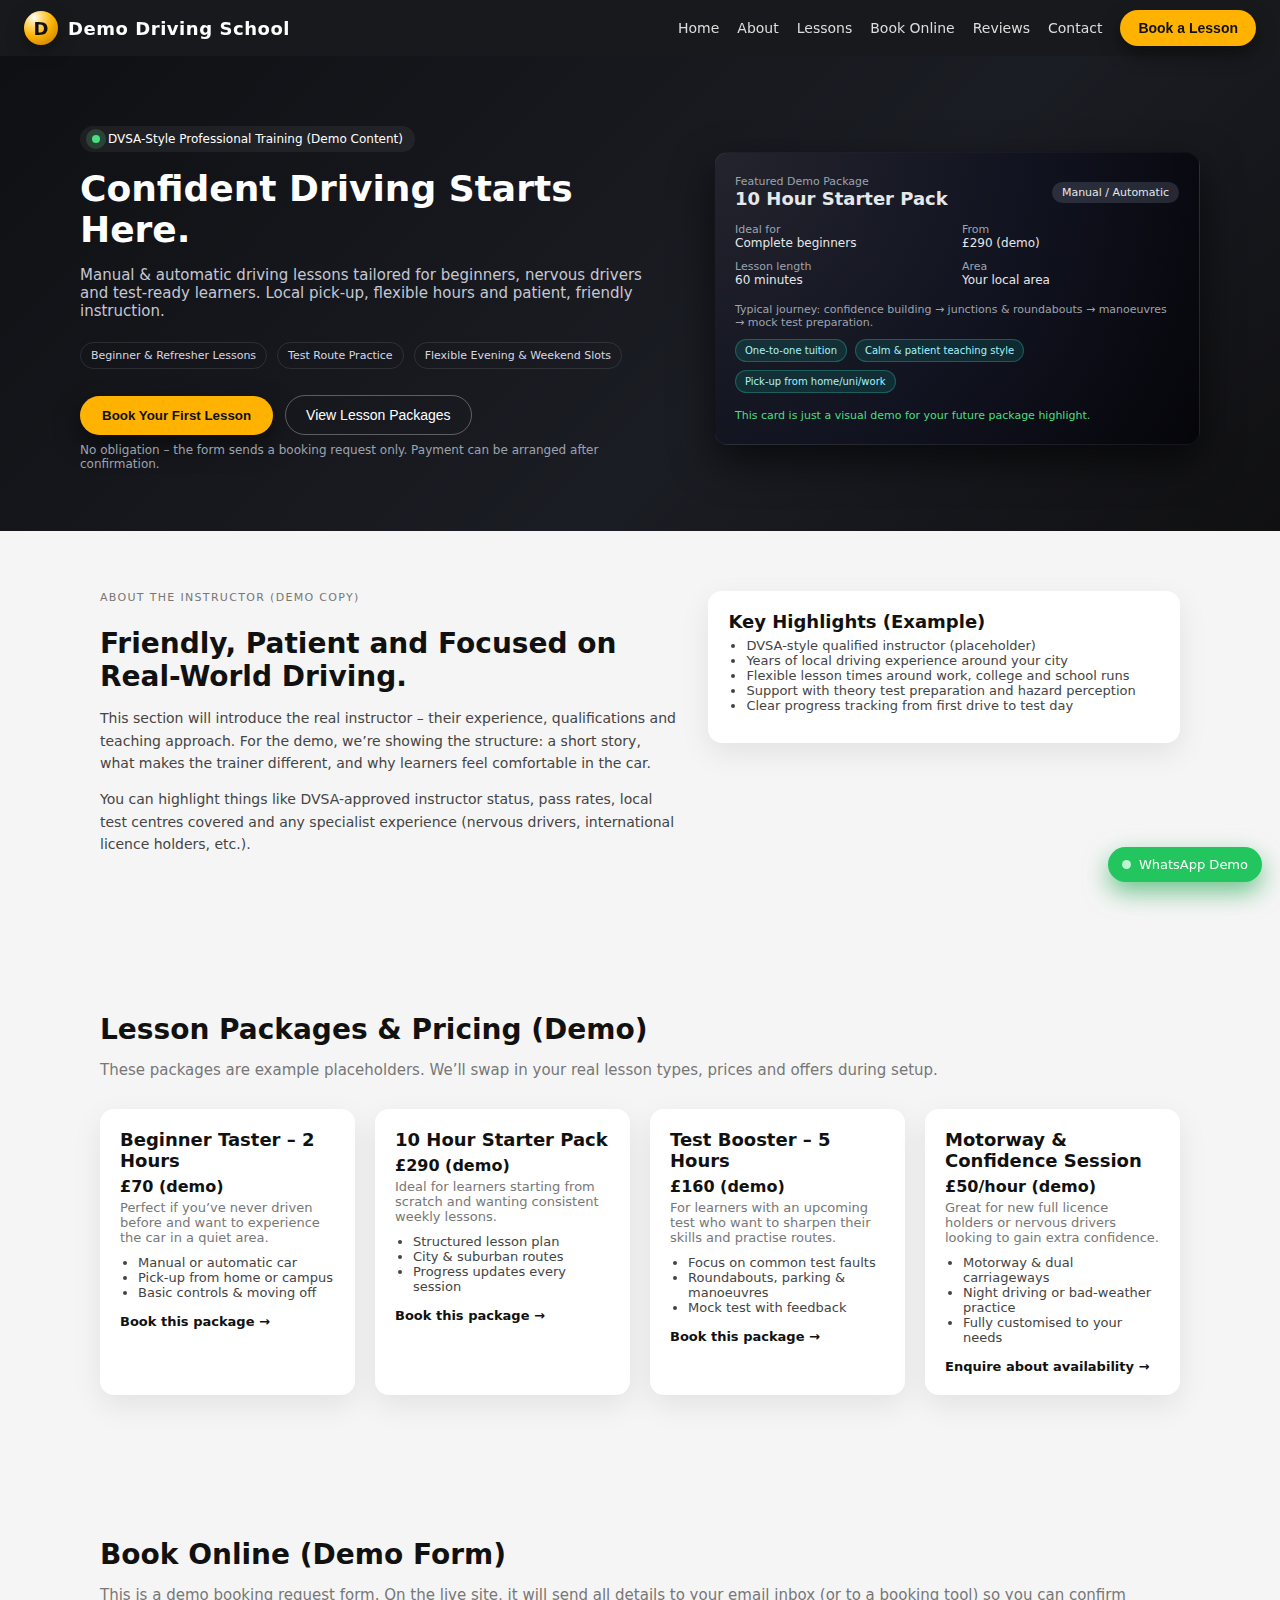
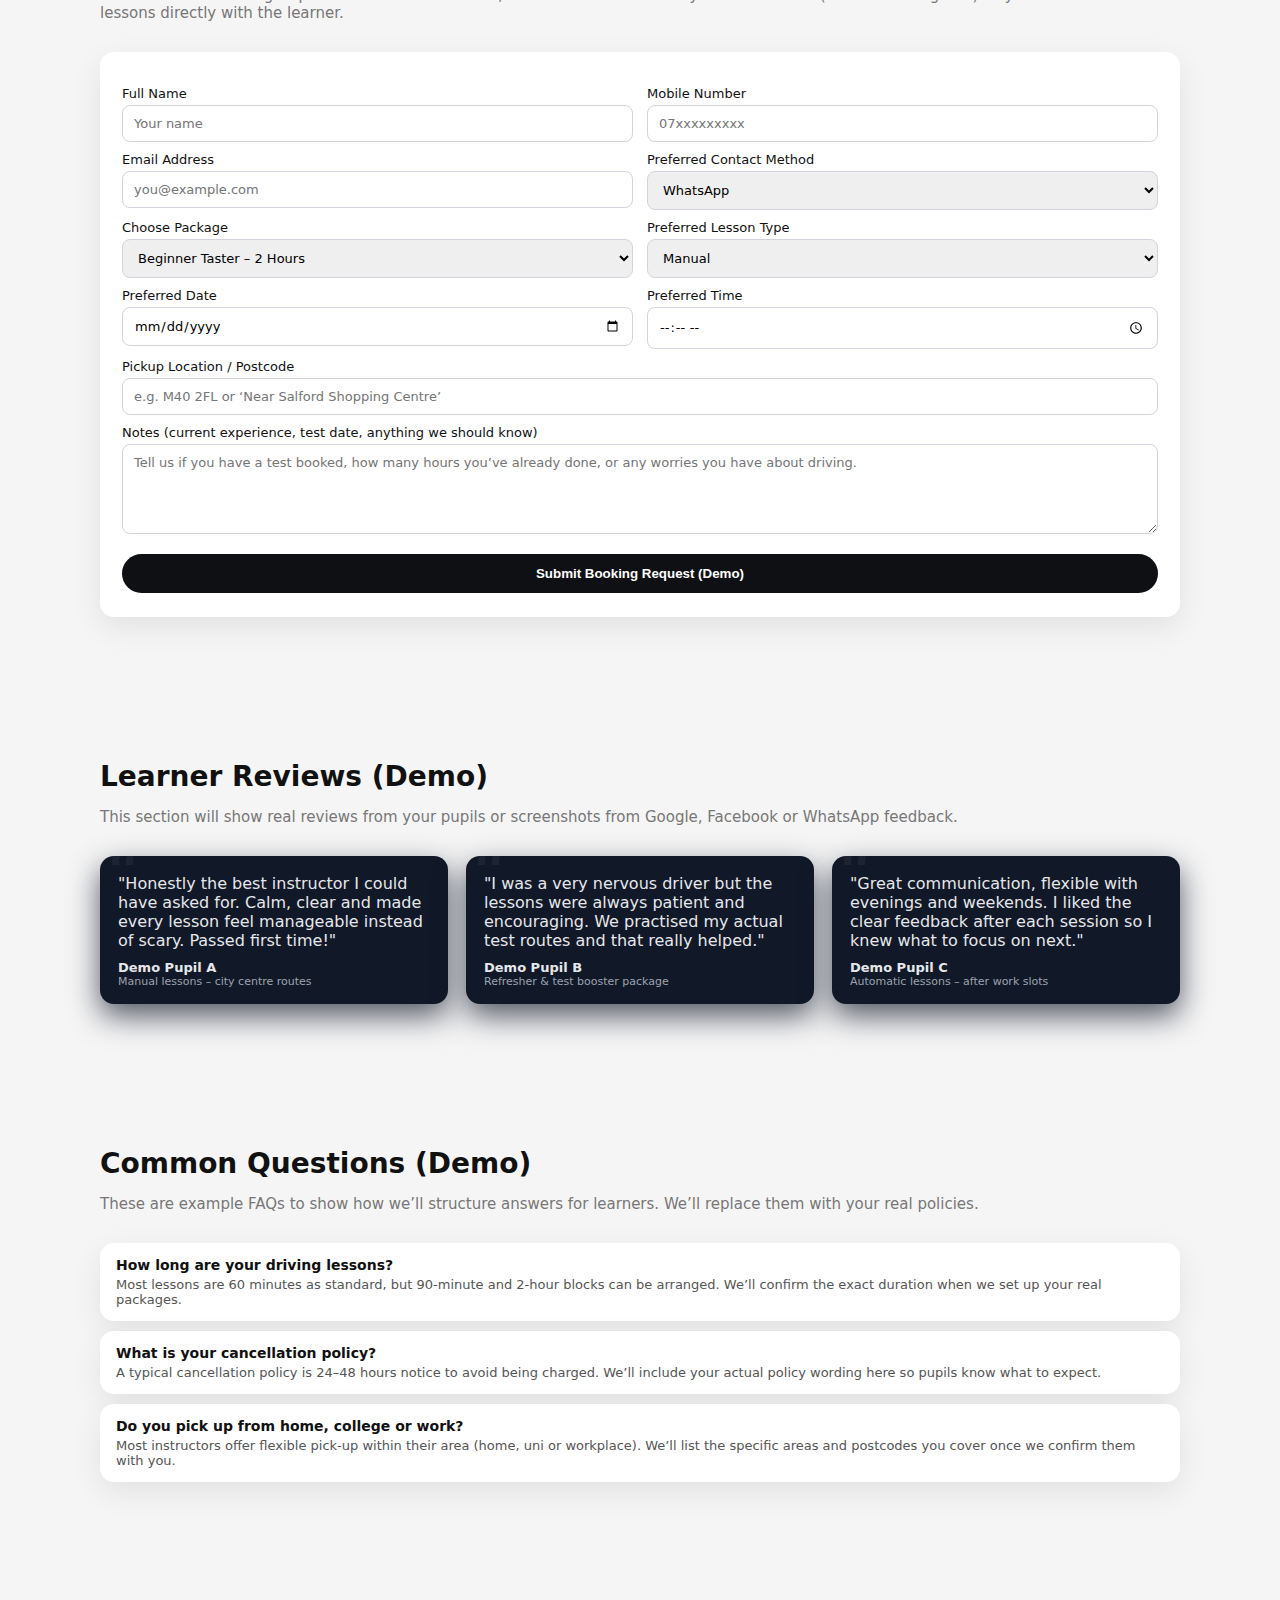
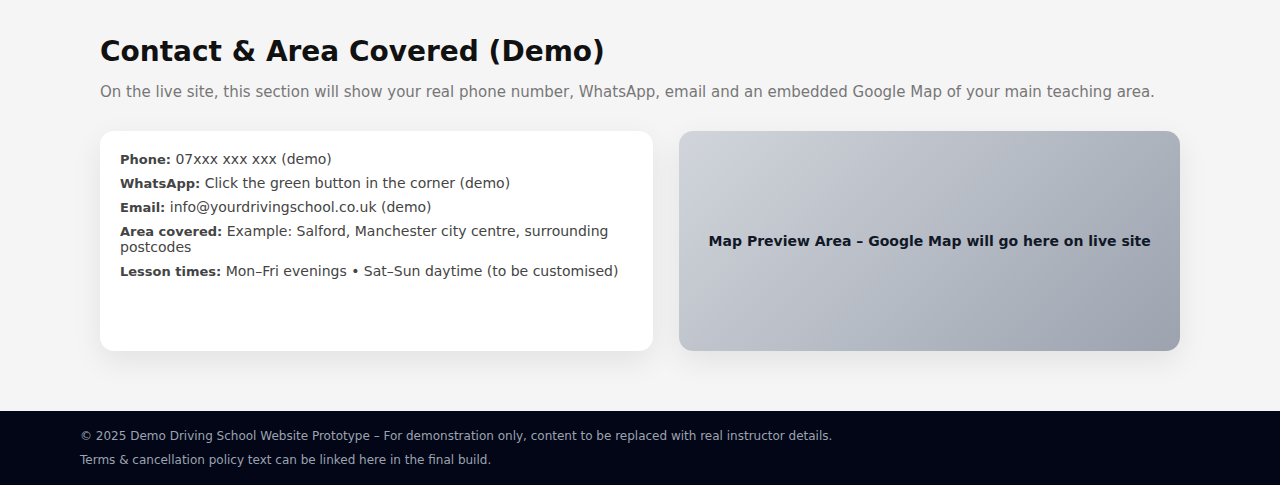
<file: index.html>
<!DOCTYPE html>
<html lang="en">
<head>
  <meta charset="UTF-8" />
  <meta name="viewport" content="width=device-width, initial-scale=1.0" />
  <title>Driving School – Demo Prototype</title>
  <style>
    :root {
      --bg: #f5f5f5;
      --bg-dark: #0f1013;
      --accent: #ffb300;
      --text: #111111;
      --muted: #777777;
      --card: #ffffff;
      --radius: 14px;
      --shadow: 0 10px 30px rgba(0,0,0,0.08);
    }

    * { box-sizing: border-box; }
    body {
      margin:0;
      font-family: system-ui, -apple-system, BlinkMacSystemFont, "Segoe UI", sans-serif;
      background:var(--bg);
      color:var(--text);
    }

    /* NAVBAR */
    .nav {
      position: sticky;
      top: 0;
      z-index: 100;
      backdrop-filter: blur(16px);
      background: rgba(15,16,19,0.96);
      color: #fff;
      display:flex;
      align-items:center;
      justify-content:space-between;
      padding:10px 24px;
    }
    .nav-left { display:flex; align-items:center; gap:10px; }
    .logo-mark {
      width:34px; height:34px; border-radius:50%;
      background: radial-gradient(circle at 30% 20%, #fff 0, #ffdd80 20%, #ffb300 50%, #b77400 100%);
      display:flex; align-items:center; justify-content:center;
      font-weight:700; font-size:18px; color:#111;
      box-shadow:0 6px 18px rgba(0,0,0,0.35);
    }
    .nav-title { font-weight:600; letter-spacing:0.03em; font-size:18px; }

    .nav-links {
      display:flex;
      align-items:center;
    }
    .nav-links a {
      color:#ddd;
      text-decoration:none;
      margin-left:18px;
      font-size:14px;
    }
    .nav-links a:hover { color:var(--accent); }
    .nav-cta {
      background:var(--accent);
      color:#111;
      border:none;
      padding:10px 18px;
      border-radius:999px;
      font-size:14px;
      font-weight:600;
      cursor:pointer;
      box-shadow:0 8px 20px rgba(0,0,0,0.45);
      margin-left:18px;
      white-space:nowrap;
    }

    /* mobile nav toggle */
    .nav-toggle {
      display:none;
      width:32px;
      height:32px;
      border-radius:999px;
      border:1px solid rgba(255,255,255,0.4);
      background:transparent;
      padding:0;
      margin-left:12px;
      cursor:pointer;
      align-items:center;
      justify-content:center;
    }
    .nav-toggle-lines {
      width:18px;
      height:2px;
      background:#fff;
      position:relative;
    }
    .nav-toggle-lines::before,
    .nav-toggle-lines::after {
      content:"";
      position:absolute;
      left:0;
      width:18px;
      height:2px;
      background:#fff;
    }
    .nav-toggle-lines::before { top:-5px; }
    .nav-toggle-lines::after { top:5px; }

    /* GENERAL LAYOUT */
    .section { padding:60px 20px; max-width:1120px; margin:auto; }
    .section h2 { font-size:28px; margin-bottom:10px; }
    .section-sub { color:var(--muted); margin-bottom:30px; font-size:15px; }

    /* HERO */
    .hero {
      background:linear-gradient(135deg, #0f1013 0%, #1b1d24 60%, #101012 100%);
      color:#fff;
      padding:70px 20px 60px;
    }
    .hero-inner {
      max-width:1120px;
      margin:auto;
      display:grid;
      grid-template-columns:minmax(0,1.1fr) minmax(0,0.9fr);
      gap:40px;
      align-items:center;
    }
    @media (max-width: 820px) {
      .hero-inner { grid-template-columns:1fr; }
    }
    .hero-tag {
      display:inline-flex;
      align-items:center;
      gap:8px;
      background:rgba(255,255,255,0.06);
      padding:6px 12px;
      border-radius:999px;
      font-size:12px;
      margin-bottom:16px;
    }
    .hero-tag-dot {
      width:8px; height:8px; border-radius:50%;
      background:#4ade80;
      box-shadow:0 0 0 6px rgba(74,222,128,0.2);
    }
    .hero h1 { font-size:36px; margin:0 0 16px; }
    .hero-lead { color:#c5c7d3; font-size:15px; margin-bottom:22px; }
    .hero-badges { display:flex; flex-wrap:wrap; gap:10px; margin-bottom:26px; }
    .badge {
      font-size:11px;
      padding:6px 10px;
      border-radius:999px;
      border:1px solid rgba(255,255,255,0.1);
      color:#d6d8e3;
    }
    .hero-cta-row {
      display:flex;
      flex-wrap:wrap;
      gap:12px;
      align-items:center;
    }
    .hero-primary {
      background:var(--accent);
      color:#111;
      padding:12px 22px;
      border-radius:999px;
      border:none;
      cursor:pointer;
      font-weight:600;
      box-shadow:0 10px 24px rgba(0,0,0,0.5);
    }
    .hero-secondary {
      background:transparent;
      border:1px solid rgba(255,255,255,0.3);
      color:#fff;
      padding:11px 20px;
      border-radius:999px;
      cursor:pointer;
      font-size:14px;
    }
    .hero-meta { font-size:12px; color:#9ca3af; margin-top:8px; }

    .hero-card {
      background:radial-gradient(circle at top left, #23242d 0, #111320 55%, #050509 100%);
      border-radius:var(--radius);
      padding:22px 20px;
      box-shadow:0 16px 40px rgba(0,0,0,0.6);
      border:1px solid rgba(255,255,255,0.05);
      color:#e5e7eb;
    }
    .hero-card-header {
      display:flex;
      justify-content:space-between;
      align-items:center;
      margin-bottom:14px;
      gap:8px;
    }
    .hero-car-tag {
      font-size:11px;
      padding:4px 10px;
      border-radius:999px;
      background:rgba(148,163,184,0.2);
      white-space:nowrap;
    }
    .hero-price { font-weight:700; font-size:18px; }
    .hero-grid {
      display:grid;
      grid-template-columns:repeat(2, minmax(0,1fr));
      gap:10px;
      font-size:12px;
      margin-bottom:16px;
    }
    .hero-label { color:#9ca3af; font-size:11px; }
    .hero-val { font-weight:500; }
    .hero-timeline { font-size:11px; color:#9ca3af; margin-bottom:10px; }
    .hero-pill-row { display:flex; flex-wrap:wrap; gap:8px; margin-bottom:16px; }
    .hero-pill {
      font-size:10px;
      padding:5px 9px;
      border-radius:999px;
      background:rgba(15,118,110,0.25);
      border:1px solid rgba(45,212,191,0.3);
      color:#a5f3fc;
    }
    .hero-indicator { font-size:11px; color:#4ade80; }

    /* SERVICES / PACKAGES */
    .cards-grid {
      display:grid;
      grid-template-columns:repeat(auto-fit, minmax(240px,1fr));
      gap:20px;
    }
    .card {
      background:var(--card);
      border-radius:var(--radius);
      padding:20px;
      box-shadow:var(--shadow);
    }
    .card h3 { margin:0 0 6px; font-size:18px; }
    .card-price { font-weight:700; margin-bottom:4px; }
    .card-meta { font-size:13px; color:var(--muted); margin-bottom:10px; }
    .card ul {
      padding-left:18px;
      margin:0 0 10px;
      font-size:13px;
      color:#444;
    }
    .card-cta {
      display:inline-block;
      margin-top:4px;
      font-size:13px;
      color:#111;
      font-weight:600;
      text-decoration:none;
    }

    /* ABOUT */
    .split {
      display:grid;
      grid-template-columns:minmax(0,1.1fr) minmax(0,0.9fr);
      gap:32px;
      align-items:flex-start;
    }
    @media (max-width: 880px) {
      .split { grid-template-columns:1fr; }
    }
    .about-tag {
      font-size:11px;
      text-transform:uppercase;
      color:var(--muted);
      letter-spacing:0.12em;
      margin-bottom:6px;
    }
    .about-p { font-size:14px; color:#444; line-height:1.6; }
    .about-list { font-size:14px; color:#444; padding-left:18px; }

    /* BOOKING FORM */
    .booking-box {
      background:var(--card);
      border-radius:var(--radius);
      padding:24px 22px;
      box-shadow:var(--shadow);
    }
    .form-row {
      display:grid;
      grid-template-columns:repeat(auto-fit,minmax(200px,1fr));
      gap:14px;
    }
    label {
      font-size:13px;
      font-weight:500;
      display:block;
      margin-top:10px;
    }
    input, select, textarea {
      width:100%;
      padding:10px 11px;
      margin-top:4px;
      border-radius:8px;
      border:1px solid #d1d5db;
      font-size:13px;
      font-family:inherit;
    }
    textarea { min-height:90px; resize:vertical; }
    .btn-primary {
      margin-top:16px;
      background:var(--bg-dark);
      color:#fff;
      padding:12px 20px;
      border-radius:999px;
      border:none;
      cursor:pointer;
      font-weight:600;
      width:100%;
    }

    /* TESTIMONIALS */
    .quote-grid {
      display:grid;
      grid-template-columns:repeat(auto-fit,minmax(260px,1fr));
      gap:18px;
    }
    .quote {
      background:#111827;
      color:#e5e7eb;
      border-radius:var(--radius);
      padding:18px 18px 16px;
      box-shadow:0 12px 30px rgba(15,23,42,0.7);
      position:relative;
      overflow:hidden;
    }
    .quote::before {
      content:"\201C";
      position:absolute;
      font-size:70px;
      color:rgba(55,65,81,0.3);
      top:-22px;
      left:6px;
    }
    .quote-name { margin-top:10px; font-size:13px; font-weight:600; }
    .quote-meta { font-size:11px; color:#9ca3af; }

    /* FAQ */
    .faq-item {
      background:var(--card);
      border-radius:var(--radius);
      padding:14px 16px;
      box-shadow:var(--shadow);
      margin-bottom:10px;
    }
    .faq-q { font-size:14px; font-weight:600; margin-bottom:4px; }
    .faq-a { font-size:13px; color:#555; }

    /* CONTACT */
    .contact-grid {
      display:grid;
      grid-template-columns:minmax(0,1.05fr) minmax(0,0.95fr);
      gap:26px;
    }
    @media (max-width: 860px) {
      .contact-grid { grid-template-columns:1fr; }
    }
    .contact-card {
      background:var(--card);
      border-radius:var(--radius);
      padding:20px;
      box-shadow:var(--shadow);
      font-size:14px;
      color:#444;
    }
    .contact-row { margin-bottom:8px; }
    .contact-label { font-weight:600; font-size:13px; }
    .map-placeholder {
      border-radius:var(--radius);
      background:linear-gradient(135deg,#d1d5db,#9ca3af);
      height:220px;
      display:flex;
      align-items:center;
      justify-content:center;
      color:#111827;
      font-size:14px;
      font-weight:600;
      box-shadow:var(--shadow);
    }

    /* FOOTER */
    footer {
      background:#020617;
      color:#9ca3af;
      padding:18px 20px;
      font-size:12px;
    }
    .footer-inner {
      max-width:1120px;
      margin:auto;
      display:flex;
      flex-wrap:wrap;
      justify-content:space-between;
      align-items:center;
      gap:10px;
    }

    /* WHATSAPP FLOAT */
    .wa-float {
      position:fixed;
      right:18px;
      bottom:18px;
      z-index:60;
    }
    .wa-btn {
      background:#22c55e;
      color:#fff;
      border-radius:999px;
      padding:10px 14px;
      display:flex;
      align-items:center;
      gap:8px;
      font-size:13px;
      text-decoration:none;
      box-shadow:0 10px 24px rgba(22,163,74,0.6);
    }
    .wa-dot {
      width:9px;
      height:9px;
      border-radius:50%;
      background:#bbf7d0;
    }

    /* MOBILE TWEAKS */
    @media (max-width: 768px) {
      .nav {
        padding:8px 14px;
      }
      .nav-title {
        font-size:16px;
      }
      .nav-links {
        position:fixed;
        top:56px;
        right:0;
        left:0;
        background:#0f1013;
        padding:10px 18px 16px;
        flex-direction:column;
        gap:8px;
        display:none;
      }
      .nav-links a {
        margin-left:0;
        padding:6px 0;
        font-size:15px;
      }
      .nav-cta {
        width:100%;
        text-align:center;
        margin-left:0;
        margin-top:4px;
      }
      .nav-links.open {
        display:flex;
      }
      .nav-toggle {
        display:flex;
      }
      .hero {
        padding:56px 16px 40px;
      }
      .hero h1 {
        font-size:28px;
      }
      .section {
        padding:40px 16px;
      }
      .hero-card {
        margin-top:10px;
      }
      .wa-float {
        right:12px;
        bottom:12px;
      }
    }
  </style>
</head>
<body>

  <!-- NAVBAR -->
  <nav class="nav">
    <div class="nav-left">
      <div class="logo-mark">D</div>
      <div class="nav-title">Demo Driving School</div>
    </div>
    <div style="display:flex; align-items:center; gap:8px;">
      <div class="nav-links" id="navLinks">
        <a href="#home">Home</a>
        <a href="#about">About</a>
        <a href="#packages">Lessons</a>
        <a href="#booking">Book Online</a>
        <a href="#testimonials">Reviews</a>
        <a href="#contact">Contact</a>
        <button class="nav-cta" onclick="document.getElementById('booking').scrollIntoView({behavior:'smooth'});">Book a Lesson</button>
      </div>
      <button class="nav-toggle" id="navToggle" aria-label="Toggle navigation">
        <div class="nav-toggle-lines"></div>
      </button>
    </div>
  </nav>

  <!-- HERO / HOME -->
  <header id="home" class="hero">
    <div class="hero-inner">
      <div>
        <div class="hero-tag"><span class="hero-tag-dot"></span> DVSA-Style Professional Training (Demo Content)</div>
        <h1>Confident Driving Starts Here.</h1>
        <p class="hero-lead">Manual & automatic driving lessons tailored for beginners, nervous drivers and test-ready learners. Local pick-up, flexible hours and patient, friendly instruction.</p>
        <div class="hero-badges">
          <div class="badge">Beginner & Refresher Lessons</div>
          <div class="badge">Test Route Practice</div>
          <div class="badge">Flexible Evening & Weekend Slots</div>
        </div>
        <div class="hero-cta-row">
          <button class="hero-primary" onclick="document.getElementById('booking').scrollIntoView({behavior:'smooth'});">Book Your First Lesson</button>
          <button class="hero-secondary" onclick="document.getElementById('packages').scrollIntoView({behavior:'smooth'});">View Lesson Packages</button>
        </div>
        <div class="hero-meta">No obligation – the form sends a booking request only. Payment can be arranged after confirmation.</div>
      </div>

      <aside class="hero-card">
        <div class="hero-card-header">
          <div>
            <div class="hero-label">Featured Demo Package</div>
            <div class="hero-price">10 Hour Starter Pack</div>
          </div>
          <div class="hero-car-tag">Manual / Automatic</div>
        </div>
        <div class="hero-grid">
          <div>
            <div class="hero-label">Ideal for</div>
            <div class="hero-val">Complete beginners</div>
          </div>
          <div>
            <div class="hero-label">From</div>
            <div class="hero-val">£290 (demo)</div>
          </div>
          <div>
            <div class="hero-label">Lesson length</div>
            <div class="hero-val">60 minutes</div>
          </div>
          <div>
            <div class="hero-label">Area</div>
            <div class="hero-val">Your local area</div>
          </div>
        </div>
        <div class="hero-timeline">Typical journey: confidence building → junctions & roundabouts → manoeuvres → mock test preparation.</div>
        <div class="hero-pill-row">
          <div class="hero-pill">One-to-one tuition</div>
          <div class="hero-pill">Calm & patient teaching style</div>
          <div class="hero-pill">Pick-up from home/uni/work</div>
        </div>
        <div class="hero-indicator">This card is just a visual demo for your future package highlight.</div>
      </aside>
    </div>
  </header>

  <!-- ABOUT PAGE (DEMO) -->
  <section id="about" class="section">
    <div class="split">
      <div>
        <div class="about-tag">About the Instructor (Demo Copy)</div>
        <h2>Friendly, Patient and Focused on Real-World Driving.</h2>
        <p class="about-p">This section will introduce the real instructor – their experience, qualifications and teaching approach. For the demo, we’re showing the structure: a short story, what makes the trainer different, and why learners feel comfortable in the car.</p>
        <p class="about-p">You can highlight things like DVSA-approved instructor status, pass rates, local test centres covered and any specialist experience (nervous drivers, international licence holders, etc.).</p>
      </div>
      <div class="card">
        <h3>Key Highlights (Example)</h3>
        <ul class="about-list">
          <li>DVSA-style qualified instructor (placeholder)</li>
          <li>Years of local driving experience around your city</li>
          <li>Flexible lesson times around work, college and school runs</li>
          <li>Support with theory test preparation and hazard perception</li>
          <li>Clear progress tracking from first drive to test day</li>
        </ul>
      </div>
    </div>
  </section>

  <!-- PACKAGES / SERVICES PAGE (DEMO) -->
  <section id="packages" class="section">
    <h2>Lesson Packages & Pricing (Demo)</h2>
    <p class="section-sub">These packages are example placeholders. We’ll swap in your real lesson types, prices and offers during setup.</p>
    <div class="cards-grid">
      <div class="card">
        <h3>Beginner Taster – 2 Hours</h3>
        <div class="card-price">£70 (demo)</div>
        <div class="card-meta">Perfect if you’ve never driven before and want to experience the car in a quiet area.</div>
        <ul>
          <li>Manual or automatic car</li>
          <li>Pick-up from home or campus</li>
          <li>Basic controls & moving off</li>
        </ul>
        <a href="#booking" class="card-cta">Book this package →</a>
      </div>
      <div class="card">
        <h3>10 Hour Starter Pack</h3>
        <div class="card-price">£290 (demo)</div>
        <div class="card-meta">Ideal for learners starting from scratch and wanting consistent weekly lessons.</div>
        <ul>
          <li>Structured lesson plan</li>
          <li>City & suburban routes</li>
          <li>Progress updates every session</li>
        </ul>
        <a href="#booking" class="card-cta">Book this package →</a>
      </div>
      <div class="card">
        <h3>Test Booster – 5 Hours</h3>
        <div class="card-price">£160 (demo)</div>
        <div class="card-meta">For learners with an upcoming test who want to sharpen their skills and practise routes.</div>
        <ul>
          <li>Focus on common test faults</li>
          <li>Roundabouts, parking & manoeuvres</li>
          <li>Mock test with feedback</li>
        </ul>
        <a href="#booking" class="card-cta">Book this package →</a>
      </div>
      <div class="card">
        <h3>Motorway & Confidence Session</h3>
        <div class="card-price">£50/hour (demo)</div>
        <div class="card-meta">Great for new full licence holders or nervous drivers looking to gain extra confidence.</div>
        <ul>
          <li>Motorway & dual carriageways</li>
          <li>Night driving or bad-weather practice</li>
          <li>Fully customised to your needs</li>
        </ul>
        <a href="#booking" class="card-cta">Enquire about availability →</a>
      </div>
    </div>
  </section>

  <!-- BOOK ONLINE PAGE (DEMO) -->
  <section id="booking" class="section">
    <h2>Book Online (Demo Form)</h2>
    <p class="section-sub">This is a demo booking request form. On the live site, it will send all details to your email inbox (or to a booking tool) so you can confirm lessons directly with the learner.</p>

    <div class="booking-box">
      <form onsubmit="event.preventDefault(); alert('Demo only: this would send a booking request to your email.');">
        <div class="form-row">
          <div>
            <label>Full Name</label>
            <input type="text" placeholder="Your name" required />
          </div>
          <div>
            <label>Mobile Number</label>
            <input type="tel" placeholder="07xxxxxxxxx" required />
          </div>
        </div>

        <div class="form-row">
          <div>
            <label>Email Address</label>
            <input type="email" placeholder="you@example.com" />
          </div>
          <div>
            <label>Preferred Contact Method</label>
            <select>
              <option>WhatsApp</option>
              <option>Phone Call</option>
              <option>Email</option>
            </select>
          </div>
        </div>

        <div class="form-row">
          <div>
            <label>Choose Package</label>
            <select required>
              <option>Beginner Taster – 2 Hours</option>
              <option>10 Hour Starter Pack</option>
              <option>Test Booster – 5 Hours</option>
              <option>Motorway & Confidence Session</option>
              <option>Single 1-Hour Lesson</option>
            </select>
          </div>
          <div>
            <label>Preferred Lesson Type</label>
            <select>
              <option>Manual</option>
              <option>Automatic</option>
              <option>Either / Not sure yet</option>
            </select>
          </div>
        </div>

        <div class="form-row">
          <div>
            <label>Preferred Date</label>
            <input type="date" />
          </div>
          <div>
            <label>Preferred Time</label>
            <input type="time" />
          </div>
        </div>

        <label>Pickup Location / Postcode</label>
        <input type="text" placeholder="e.g. M40 2FL or ‘Near Salford Shopping Centre’" />

        <label>Notes (current experience, test date, anything we should know)</label>
        <textarea placeholder="Tell us if you have a test booked, how many hours you’ve already done, or any worries you have about driving."></textarea>

        <button type="submit" class="btn-primary">Submit Booking Request (Demo)</button>
      </form>
    </div>
  </section>

  <!-- TESTIMONIALS PAGE (DEMO) -->
  <section id="testimonials" class="section">
    <h2>Learner Reviews (Demo)</h2>
    <p class="section-sub">This section will show real reviews from your pupils or screenshots from Google, Facebook or WhatsApp feedback.</p>

    <div class="quote-grid">
      <div class="quote">
        <div>"Honestly the best instructor I could have asked for. Calm, clear and made every lesson feel manageable instead of scary. Passed first time!"</div>
        <div class="quote-name">Demo Pupil A</div>
        <div class="quote-meta">Manual lessons – city centre routes</div>
      </div>
      <div class="quote">
        <div>"I was a very nervous driver but the lessons were always patient and encouraging. We practised my actual test routes and that really helped."</div>
        <div class="quote-name">Demo Pupil B</div>
        <div class="quote-meta">Refresher & test booster package</div>
      </div>
      <div class="quote">
        <div>"Great communication, flexible with evenings and weekends. I liked the clear feedback after each session so I knew what to focus on next."</div>
        <div class="quote-name">Demo Pupil C</div>
        <div class="quote-meta">Automatic lessons – after work slots</div>
      </div>
    </div>
  </section>

  <!-- FAQ PAGE (DEMO) -->
  <section class="section">
    <h2>Common Questions (Demo)</h2>
    <p class="section-sub">These are example FAQs to show how we’ll structure answers for learners. We’ll replace them with your real policies.</p>

    <div class="faq-item">
      <div class="faq-q">How long are your driving lessons?</div>
      <div class="faq-a">Most lessons are 60 minutes as standard, but 90-minute and 2-hour blocks can be arranged. We’ll confirm the exact duration when we set up your real packages.</div>
    </div>
    <div class="faq-item">
      <div class="faq-q">What is your cancellation policy?</div>
      <div class="faq-a">A typical cancellation policy is 24–48 hours notice to avoid being charged. We’ll include your actual policy wording here so pupils know what to expect.</div>
    </div>
    <div class="faq-item">
      <div class="faq-q">Do you pick up from home, college or work?</div>
      <div class="faq-a">Most instructors offer flexible pick-up within their area (home, uni or workplace). We’ll list the specific areas and postcodes you cover once we confirm them with you.</div>
    </div>
  </section>

  <!-- CONTACT PAGE (DEMO) -->
  <section id="contact" class="section">
    <h2>Contact & Area Covered (Demo)</h2>
    <p class="section-sub">On the live site, this section will show your real phone number, WhatsApp, email and an embedded Google Map of your main teaching area.</p>

    <div class="contact-grid">
      <div class="contact-card">
        <div class="contact-row">
          <span class="contact-label">Phone:</span> 07xxx xxx xxx (demo)
        </div>
        <div class="contact-row">
          <span class="contact-label">WhatsApp:</span> Click the green button in the corner (demo)
        </div>
        <div class="contact-row">
          <span class="contact-label">Email:</span> info@yourdrivingschool.co.uk (demo)
        </div>
        <div class="contact-row">
          <span class="contact-label">Area covered:</span> Example: Salford, Manchester city centre, surrounding postcodes
        </div>
        <div class="contact-row">
          <span class="contact-label">Lesson times:</span> Mon–Fri evenings • Sat–Sun daytime (to be customised)
        </div>
      </div>
      <div class="map-placeholder">
        Map Preview Area – Google Map will go here on live site
      </div>
    </div>
  </section>

  <!-- FOOTER / MINI TERMS (DEMO) -->
  <footer>
    <div class="footer-inner">
      <div>© 2025 Demo Driving School Website Prototype – For demonstration only, content to be replaced with real instructor details.</div>
      <div>Terms & cancellation policy text can be linked here in the final build.</div>
    </div>
  </footer>

  <!-- WHATSAPP FLOAT DEMO -->
  <div class="wa-float">
    <a href="#" class="wa-btn" onclick="alert('Demo only: this would open WhatsApp chat with the instructor.'); return false;">
      <span class="wa-dot"></span>
      WhatsApp Demo
    </a>
  </div>

  <script>
    // simple mobile nav toggle
    const navToggle = document.getElementById('navToggle');
    const navLinks = document.getElementById('navLinks');

    if (navToggle && navLinks) {
      navToggle.addEventListener('click', () => {
        navLinks.classList.toggle('open');
      });

      // close menu when clicking a link (mobile)
      navLinks.querySelectorAll('a').forEach(a => {
        a.addEventListener('click', () => {
          navLinks.classList.remove('open');
        });
      });
    }
  </script>

</body>
</html>
</file>
